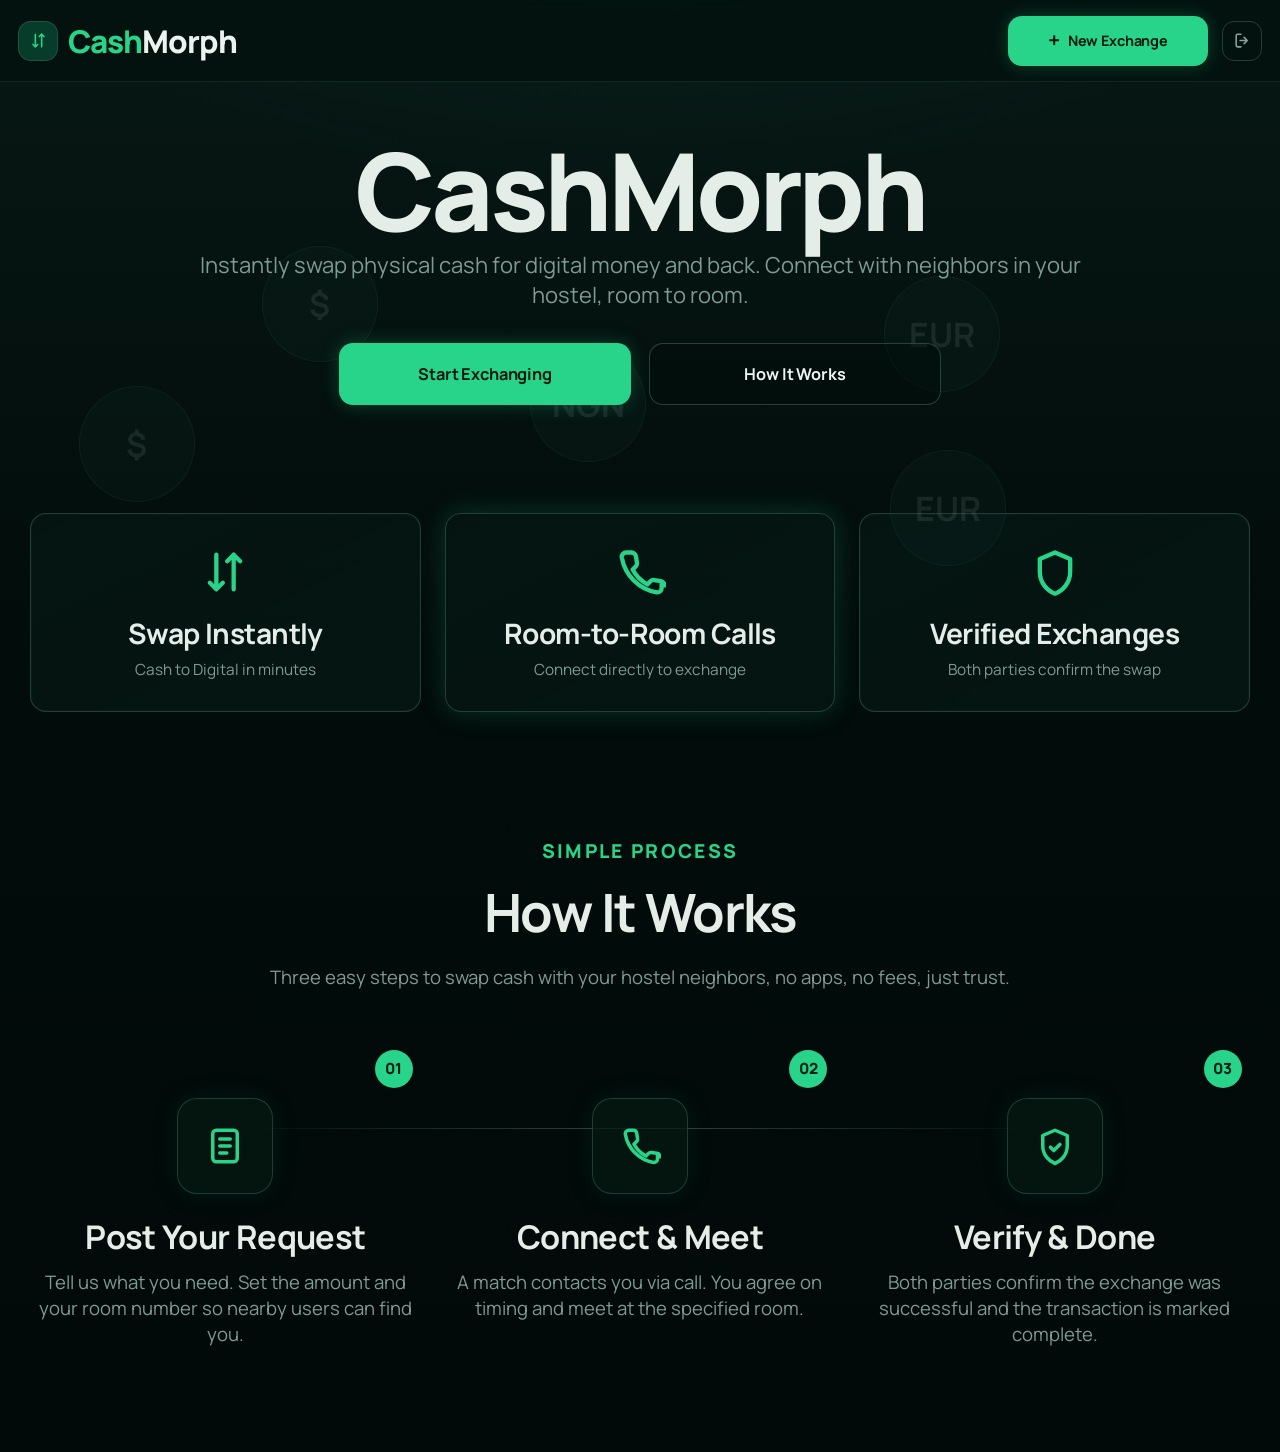
<file: index.html>
<!-- BEGINNER GUIDE: CashMorph landing page markup.
     Contains hero, onboarding sections, and entry points into the exchange flow. -->
<html lang="en">
<head>
  <meta charset="UTF-8" />
  <meta name="viewport" content="width=device-width, initial-scale=1.0" />
  <title>CashMorph</title>
  <link rel="preconnect" href="https://fonts.googleapis.com" />
  <link rel="preconnect" href="https://fonts.gstatic.com" crossorigin />
  <link href="https://fonts.googleapis.com/css2?family=Manrope:wght@400;500;600;700;800&display=swap" rel="stylesheet" />
  <link rel="stylesheet" href="style.css" />
</head>
<body class="app-shell landing-v2">
  <header class="topbar">
    <a href="index.html" class="brand" aria-label="CashMorph home">
      <span class="brand-icon">
        <svg viewBox="0 0 24 24" aria-hidden="true">
          <path d="M8 4v16m0 0-3-3m3 3 3-3M16 20V4m0 0-3 3m3-3 3 3"></path>
        </svg>
      </span>
      <span class="brand-text"><span class="cash">Cash</span>Morph</span>
    </a>
    <div class="topbar-actions">
      <a id="navAdminLink" class="admin-link hidden" href="admin.html">
        <span class="admin-icon">
          <svg viewBox="0 0 24 24" aria-hidden="true">
            <path d="M12 3l7 3v6c0 5-3.5 8.7-7 10-3.5-1.3-7-5-7-10V6l7-3z"></path>
          </svg>
        </span>
        Admin
      </a>
      <button id="navNewExchange" class="btn btn-primary">
        <span class="btn-icon">+</span>
        New Exchange
      </button>
      <button id="navProfileBtn" class="icon-action hidden" aria-label="My profile">
        <svg viewBox="0 0 24 24" aria-hidden="true">
          <path d="M19 21a7 7 0 1 0-14 0"></path>
          <circle cx="12" cy="8" r="4"></circle>
        </svg>
      </button>
      <button id="navAuthAction" class="icon-action" aria-label="Login or logout">
        <svg viewBox="0 0 24 24" aria-hidden="true">
          <path d="M14 8l4 4-4 4M18 12H9M10 4H6a2 2 0 0 0-2 2v12a2 2 0 0 0 2 2h4"></path>
        </svg>
      </button>
    </div>
  </header>

  <main class="landing-v2-main">
    <div class="hero-orbs" aria-hidden="true">
      <span class="orb orb-a">$</span>
      <span class="orb orb-b">EUR</span>
      <span class="orb orb-c">NGN</span>
      <span class="orb orb-d">$</span>
      <span class="orb orb-e">EUR</span>
    </div>

    <section class="hero hero-panel">
      <h1 class="hero-title"><span class="cash">Cash</span>Morph</h1>
      <p class="hero-copy hero-copy-v2">
        Instantly swap physical cash for digital money and back. Connect with neighbors in your hostel, room to room.
      </p>
      <div class="hero-cta">
        <button id="startExchanging" class="btn btn-primary btn-large">Start Exchanging</button>
        <button id="howItWorksBtn" class="btn btn-outline btn-large">How It Works</button>
      </div>
    </section>

    <section class="landing-feature-grid">
      <article class="landing-feature-card">
        <div class="feature-icon">
          <svg viewBox="0 0 24 24" aria-hidden="true">
            <path d="M8 4v16m0 0-3-3m3 3 3-3M16 20V4m0 0-3 3m3-3 3 3"></path>
          </svg>
        </div>
        <h3>Swap Instantly</h3>
        <p>Cash to Digital in minutes</p>
      </article>
      <article class="landing-feature-card active">
        <div class="feature-icon">
          <svg viewBox="0 0 24 24" aria-hidden="true">
            <path d="M22 16.9v2.5a2 2 0 0 1-2.2 2A19.8 19.8 0 0 1 3.6 5.2 2 2 0 0 1 5.6 3h2.5a2 2 0 0 1 2 1.7l.5 3a2 2 0 0 1-.6 1.8l-1.4 1.4a16 16 0 0 0 6.8 6.8l1.4-1.4a2 2 0 0 1 1.8-.6l3 .5a2 2 0 0 1 1.7 2z"></path>
          </svg>
        </div>
        <h3>Room-to-Room Calls</h3>
        <p>Connect directly to exchange</p>
      </article>
      <article class="landing-feature-card">
        <div class="feature-icon">
          <svg viewBox="0 0 24 24" aria-hidden="true">
            <path d="M12 3l7 3v6c0 5-3.5 8.7-7 10-3.5-1.3-7-5-7-10V6l7-3z"></path>
          </svg>
        </div>
        <h3>Verified Exchanges</h3>
        <p>Both parties confirm the swap</p>
      </article>
    </section>

    <section id="how-it-works" class="process-wrap process-v2">
      <p class="section-kicker">SIMPLE PROCESS</p>
      <h2>How It Works</h2>
      <p class="section-copy">
        Three easy steps to swap cash with your hostel neighbors, no apps, no fees, just trust.
      </p>

      <div class="steps-line process-grid">
        <article class="step-card process-item">
          <div class="step-number process-number">01</div>
          <div class="step-icon">
            <svg viewBox="0 0 24 24" aria-hidden="true">
              <rect x="5" y="3" width="14" height="18" rx="2"></rect>
              <path d="M9 8h6M9 12h6M9 16h4"></path>
            </svg>
          </div>
          <h3>Post Your Request</h3>
          <p>Tell us what you need. Set the amount and your room number so nearby users can find you.</p>
        </article>

        <article class="step-card process-item">
          <div class="step-number process-number">02</div>
          <div class="step-icon">
            <svg viewBox="0 0 24 24" aria-hidden="true">
              <path d="M22 16.9v2.5a2 2 0 0 1-2.2 2A19.8 19.8 0 0 1 3.6 5.2 2 2 0 0 1 5.6 3h2.5a2 2 0 0 1 2 1.7l.5 3a2 2 0 0 1-.6 1.8l-1.4 1.4a16 16 0 0 0 6.8 6.8l1.4-1.4a2 2 0 0 1 1.8-.6l3 .5a2 2 0 0 1 1.7 2z"></path>
            </svg>
          </div>
          <h3>Connect &amp; Meet</h3>
          <p>A match contacts you via call. You agree on timing and meet at the specified room.</p>
        </article>

        <article class="step-card process-item">
          <div class="step-number process-number">03</div>
          <div class="step-icon">
            <svg viewBox="0 0 24 24" aria-hidden="true">
              <path d="M12 3l7 3v6c0 5-3.5 8.7-7 10-3.5-1.3-7-5-7-10V6l7-3z"></path>
              <path d="M9.4 12.7 11.3 14.6 14.8 11.1"></path>
            </svg>
          </div>
          <h3>Verify &amp; Done</h3>
          <p>Both parties confirm the exchange was successful and the transaction is marked complete.</p>
        </article>
      </div>
    </section>
  </main>

  <div id="loginModalBackdrop" class="login-modal-backdrop" aria-hidden="true">
    <section id="loginModal" class="login-modal auth-card" role="dialog" aria-modal="true" aria-labelledby="loginModalTitle">
      <button id="closeLoginModal" class="login-modal-close" type="button" aria-label="Close login modal">&times;</button>

      <a href="index.html" class="brand auth-brand modal-brand" aria-label="CashMorph home">
        <span class="brand-icon">
          <svg viewBox="0 0 24 24" aria-hidden="true">
            <path d="M8 4v16m0 0-3-3m3 3 3-3M16 20V4m0 0-3 3m3-3 3 3"></path>
          </svg>
        </span>
        <span class="brand-text"><span class="cash">Cash</span>Morph</span>
      </a>

      <h1 id="loginModalTitle">Welcome back</h1>
      <p>Sign in to access the exchange board</p>

      <form id="loginForm" class="auth-form" novalidate>
        <label for="loginEmail">Email</label>
        <input id="loginEmail" name="email" type="email" placeholder="you@example.com" required />

        <div class="label-row">
          <label for="loginPassword">Password</label>
          <a href="register.html">Forgot password?</a>
        </div>
        <input id="loginPassword" name="password" type="password" placeholder="........" required minlength="6" />

        <button type="submit" class="btn btn-primary btn-full">Sign In</button>
      </form>

      <p id="loginMessage" class="form-message"></p>
      <p class="auth-switch">Don't have an account? <a href="register.html">Sign up</a></p>
    </section>
  </div>

  <script src="auth.js"></script>
  <script src="main.js"></script>
  <script src="landing-login-modal.js"></script>
</body>
</html>
</file>
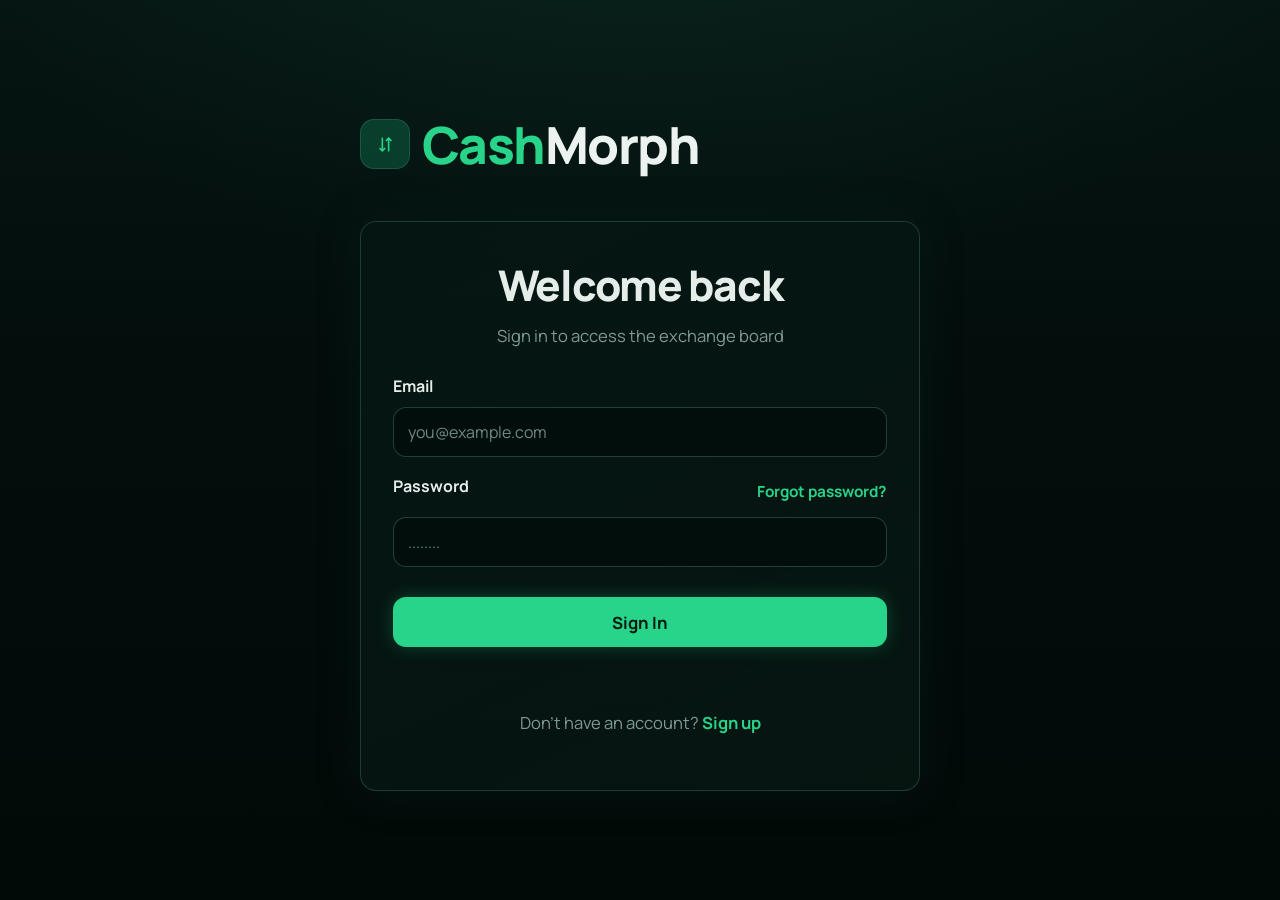
<file: login.html>
<!-- BEGINNER GUIDE: Login page markup.
     Collects user credentials and submits authentication requests. -->
<html lang="en">
<head>
  <meta charset="UTF-8" />
  <meta name="viewport" content="width=device-width, initial-scale=1.0" />
  <title>Login - CashMorph</title>
  <link rel="preconnect" href="https://fonts.googleapis.com" />
  <link rel="preconnect" href="https://fonts.gstatic.com" crossorigin />
  <link href="https://fonts.googleapis.com/css2?family=Manrope:wght@400;500;600;700;800&display=swap" rel="stylesheet" />
  <link rel="stylesheet" href="style.css" />
</head>
<body class="auth-page auth-login-v2">
  <main class="auth-wrap">
    <a href="index.html" class="brand auth-brand" aria-label="CashMorph home">
      <span class="brand-icon">
        <svg viewBox="0 0 24 24" aria-hidden="true">
          <path d="M8 4v16m0 0-3-3m3 3 3-3M16 20V4m0 0-3 3m3-3 3 3"></path>
        </svg>
      </span>
      <span class="brand-text"><span class="cash">Cash</span>Morph</span>
    </a>

    <section class="auth-card login-card-v2">
      <h1>Welcome back</h1>
      <p>Sign in to access the exchange board</p>

      <form id="loginForm" class="auth-form" novalidate>
        <label for="loginEmail">Email</label>
        <input id="loginEmail" name="email" type="email" placeholder="you@example.com" required />

        <div class="label-row">
          <label for="loginPassword">Password</label>
          <a href="register.html">Forgot password?</a>
        </div>
        <input id="loginPassword" name="password" type="password" placeholder="........" required minlength="6" />

        <button type="submit" class="btn btn-primary btn-full">Sign In</button>
      </form>

      <p id="loginMessage" class="form-message"></p>
      <p class="auth-switch">Don't have an account? <a href="register.html">Sign up</a></p>
    </section>
  </main>

  <script src="auth.js"></script>
</body>
</html>
</file>
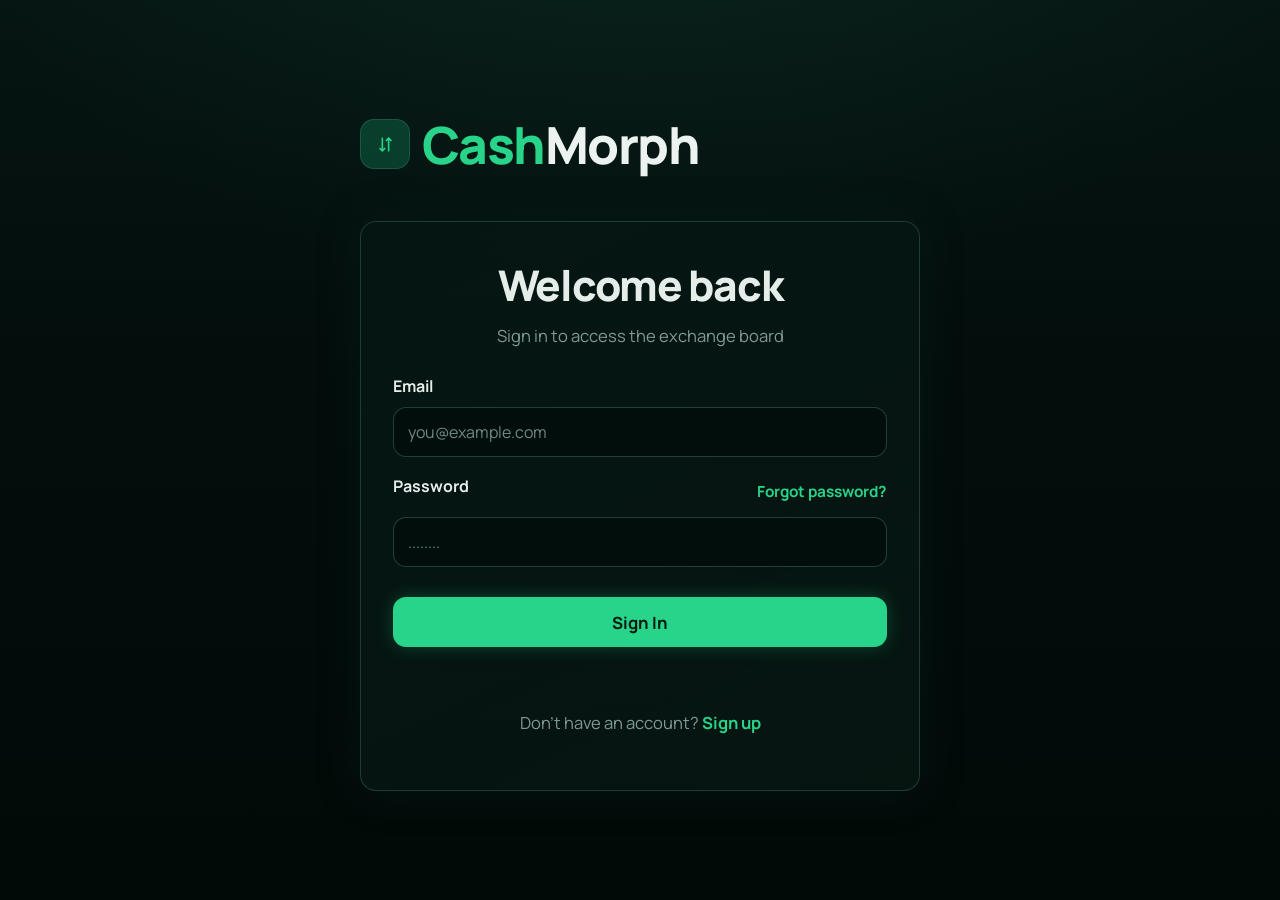
<file: profile.html>
<!-- BEGINNER GUIDE: Profile page markup.
     Displays editable profile fields for the authenticated user. -->
<html lang="en">
<head>
  <meta charset="UTF-8" />
  <meta name="viewport" content="width=device-width, initial-scale=1.0" />
  <title>My Profile - CashMorph</title>
  <link rel="preconnect" href="https://fonts.googleapis.com" />
  <link rel="preconnect" href="https://fonts.gstatic.com" crossorigin />
  <link href="https://fonts.googleapis.com/css2?family=Manrope:wght@400;500;600;700;800&display=swap" rel="stylesheet" />
  <link rel="stylesheet" href="style.css" />
</head>
<body class="dashboard-page" data-protected="true">
  <header class="admin-topbar">
    <button id="profileBackBtn" class="back-btn neutral" aria-label="Go back">←</button>
    <div class="admin-title">
      <span class="admin-title-icon">👤</span>
      <h1>My Profile</h1>
    </div>
  </header>

  <main class="profile-wrap">
    <section class="profile-card">
      <h2>Profile Details</h2>
      <p id="profileEmail">Loading...</p>

      <form id="profileForm" class="auth-form" novalidate>
        <label for="profileName">Display Name</label>
        <input id="profileName" name="name" type="text" required />

        <label for="profileRoom">Room Number</label>
        <input id="profileRoom" name="roomNumber" type="text" required />

        <label for="profileBlock">Hostel Block</label>
        <select id="profileBlock" name="block" required>
          <option value="">Select block</option>
          <option value="A">Block A</option>
          <option value="B">Block B</option>
          <option value="C">Block C</option>
          <option value="D">Block D</option>
        </select>

        <label for="profilePhone">Phone Number</label>
        <input id="profilePhone" name="phone" type="tel" required />

        <button type="submit" class="btn btn-primary btn-full">💾 Save Changes</button>
      </form>

      <p id="profileMessage" class="form-message"></p>
    </section>
  </main>

  <script src="auth.js"></script>
  <script src="profile.js"></script>
</body>
</html>
</file>
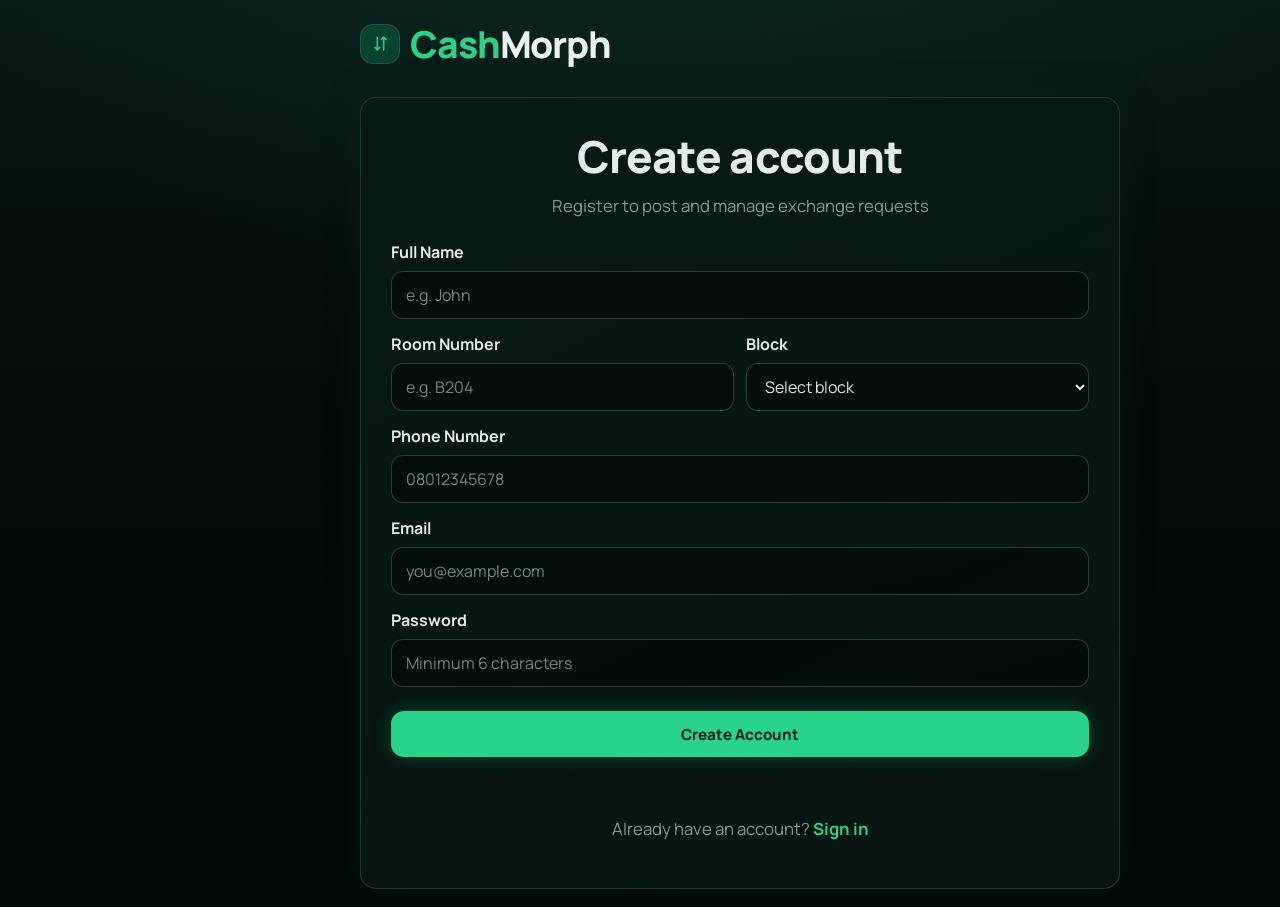
<file: register.html>
<!-- BEGINNER GUIDE: Registration page markup.
     Collects new user profile/account data for sign-up. -->
<html lang="en">
<head>
  <meta charset="UTF-8" />
  <meta name="viewport" content="width=device-width, initial-scale=1.0" />
  <title>Register - CashMorph</title>
  <link rel="preconnect" href="https://fonts.googleapis.com" />
  <link rel="preconnect" href="https://fonts.gstatic.com" crossorigin />
  <link href="https://fonts.googleapis.com/css2?family=Manrope:wght@400;500;600;700;800&display=swap" rel="stylesheet" />
  <link rel="stylesheet" href="style.css" />
</head>
<body class="auth-page">
  <main class="auth-wrap">
    <a href="index.html" class="brand auth-brand" aria-label="CashMorph home">
      <span class="brand-icon">
        <svg viewBox="0 0 24 24" aria-hidden="true">
          <path d="M8 4v16m0 0-3-3m3 3 3-3M16 20V4m0 0-3 3m3-3 3 3"></path>
        </svg>
      </span>
      <span class="brand-text"><span class="cash">Cash</span>Morph</span>
    </a>

    <section class="auth-card register-card">
      <h1>Create account</h1>
      <p>Register to post and manage exchange requests</p>

      <form id="registerForm" class="auth-form" novalidate>
        <label for="registerName">Full Name</label>
        <input id="registerName" name="name" type="text" placeholder="e.g. John" required />

        <div class="split-two">
          <div>
            <label for="registerRoom">Room Number</label>
            <input id="registerRoom" name="roomNumber" type="text" placeholder="e.g. B204" required />
          </div>
          <div>
            <label for="registerBlock">Block</label>
            <select id="registerBlock" name="block" required>
              <option value="">Select block</option>
              <option value="A">A</option>
              <option value="B">B</option>
              <option value="C">C</option>
              <option value="D">D</option>
            </select>
          </div>
        </div>

        <label for="registerPhone">Phone Number</label>
        <input id="registerPhone" name="phone" type="tel" placeholder="08012345678" required />

        <label for="registerEmail">Email</label>
        <input id="registerEmail" name="email" type="email" placeholder="you@example.com" required />

        <label for="registerPassword">Password</label>
        <input id="registerPassword" name="password" type="password" placeholder="Minimum 6 characters" required minlength="6" />

        <button type="submit" class="btn btn-primary btn-full">Create Account</button>
      </form>

      <p id="registerMessage" class="form-message"></p>

      <p class="auth-switch">Already have an account? <a href="login.html">Sign in</a></p>
    </section>
  </main>

  <script src="auth.js"></script>
</body>
</html>
</file>
<file: style.css>
/* BEGINNER GUIDE: CashMorph shared stylesheet.
   Defines visual tokens and component/page styles used across the app. */
:root {
  --bg: #020c0a;
  --bg-soft: #061714;
  --surface: #071915;
  --surface-2: #0a1f1a;
  --surface-border: rgba(45, 78, 68, 0.72);
  --text: #e5ede9;
  --muted: #7f9a92;
  --emerald: #28d489;
  --emerald-strong: #1dc779;
  --warning: #f3b92b;
  --danger: #f58a8a;
}

* {
  box-sizing: border-box;
}

html,
body {
  margin: 0;
  padding: 0;
  min-height: 100%;
  font-family: "Manrope", sans-serif;
  color: var(--text);
  background:
    radial-gradient(72rem 44rem at 50% -20%, rgba(16, 60, 49, 0.45), transparent 68%),
    linear-gradient(180deg, #071815 0%, var(--bg) 45%, #010a08 100%);
}

body {
  position: relative;
}

body::before {
  content: "";
  position: fixed;
  inset: 0;
  pointer-events: none;
  background: linear-gradient(
    90deg,
    transparent 0,
    transparent calc(100% - 1px),
    rgba(40, 95, 80, 0.06) calc(100% - 1px)
  );
  background-size: 64px 64px;
  opacity: 0.26;
  z-index: -1;
}

a {
  color: inherit;
  text-decoration: none;
}

.app-shell,
.dashboard-page {
  min-height: 100vh;
  display: flex;
  flex-direction: column;
}

.topbar {
  height: 78px;
  display: flex;
  align-items: center;
  justify-content: space-between;
  padding: 0 18px;
  border-bottom: 1px solid rgba(58, 94, 82, 0.34);
  background: rgba(4, 18, 15, 0.88);
  backdrop-filter: blur(8px);
  position: sticky;
  top: 0;
  z-index: 20;
}

.brand {
  display: inline-flex;
  align-items: center;
  gap: 10px;
}

.brand-icon {
  width: 40px;
  height: 40px;
  border-radius: 13px;
  display: grid;
  place-items: center;
  background: rgba(15, 112, 77, 0.45);
  border: 1px solid rgba(61, 130, 108, 0.38);
  color: var(--emerald);
  box-shadow: inset 0 0 0 1px rgba(7, 60, 47, 0.35);
}

.brand-icon svg,
.icon-action svg,
.feature-icon svg,
.step-icon svg,
.search-icon svg,
.filter-label svg {
  width: 19px;
  height: 19px;
  fill: none;
  stroke: currentColor;
  stroke-width: 2;
  stroke-linecap: round;
  stroke-linejoin: round;
}

.brand-text {
  font-size: clamp(1.9rem, 3vw, 2.18rem);
  letter-spacing: -0.03em;
  font-weight: 800;
  color: #ecf2ef;
}

.brand-text .cash {
  color: var(--emerald);
}

.topbar-actions {
  display: flex;
  align-items: center;
  gap: 14px;
  position: relative;
}

.btn {
  border: 1px solid transparent;
  border-radius: 13px;
  height: 46px;
  padding: 0 18px;
  font-family: inherit;
  font-size: 0.95rem;
  font-weight: 700;
  cursor: pointer;
  display: inline-flex;
  align-items: center;
  justify-content: center;
  gap: 8px;
  transition: transform 0.2s ease, box-shadow 0.2s ease, border-color 0.2s ease, background-color 0.2s ease;
}

.btn:hover {
  transform: translateY(-1px);
}

.btn-primary {
  background: var(--emerald);
  color: #03180f;
  box-shadow: 0 0 18px rgba(40, 212, 137, 0.26);
}

.btn-primary:hover {
  background: var(--emerald-strong);
  box-shadow: 0 0 24px rgba(40, 212, 137, 0.38);
}

.btn-outline {
  background: rgba(2, 12, 10, 0.44);
  border-color: rgba(65, 102, 90, 0.58);
  color: #eef4f1;
}

.btn-outline:hover {
  border-color: rgba(115, 167, 149, 0.86);
}

.btn-large {
  min-width: 260px;
}

.btn-full {
  width: 100%;
  margin-top: 10px;
}

.btn-icon {
  font-size: 1.35rem;
  line-height: 1;
  margin-top: -1px;
}

.icon-action {
  width: 42px;
  height: 42px;
  border-radius: 12px;
  border: 1px solid rgba(63, 99, 88, 0.56);
  background: transparent;
  color: #86a49a;
  cursor: pointer;
  display: grid;
  place-items: center;
  transition: all 0.2s ease;
  position: relative;
}

.icon-action:hover {
  color: #d7ece4;
  border-color: rgba(113, 161, 145, 0.76);
}

#notificationCount {
  position: absolute;
  top: -7px;
  right: -7px;
  min-width: 18px;
  height: 18px;
  border-radius: 999px;
  display: inline-flex;
  align-items: center;
  justify-content: center;
  font-size: 0.67rem;
  font-weight: 800;
  padding: 0 5px;
  background: #ef3535;
  color: #fff;
  border: 1px solid rgba(6, 25, 21, 0.92);
  line-height: 1;
}

.notification-panel {
  position: absolute;
  top: 50px;
  right: 0;
  width: min(360px, calc(100vw - 28px));
  border-radius: 14px;
  border: 1px solid rgba(53, 95, 82, 0.66);
  background: rgba(5, 23, 18, 0.98);
  box-shadow: 0 18px 38px rgba(0, 0, 0, 0.36);
  z-index: 50;
  overflow: hidden;
}

.notification-panel-head {
  height: 52px;
  border-bottom: 1px solid rgba(52, 95, 81, 0.38);
  display: flex;
  align-items: center;
  justify-content: space-between;
  padding: 0 14px;
}

.notification-panel-head p {
  margin: 0;
  font-size: 1rem;
  font-weight: 800;
}

.notif-mark-btn {
  border: 0;
  background: transparent;
  color: var(--emerald);
  font: inherit;
  font-size: 0.9rem;
  font-weight: 700;
  cursor: pointer;
}

.notification-list {
  max-height: 320px;
  overflow: auto;
}

.notification-item {
  border-bottom: 1px solid rgba(52, 95, 81, 0.28);
  padding: 12px 14px;
}

.notification-item:last-child {
  border-bottom: 0;
}

.notification-item.unread {
  background: rgba(18, 56, 45, 0.26);
}

.notification-title {
  margin: 0;
  font-size: 1rem;
  font-weight: 800;
}

.notification-message {
  margin: 4px 0 0;
  color: var(--muted);
  line-height: 1.35;
}

.notification-age {
  margin: 6px 0 0;
  color: var(--muted);
  font-size: 0.88rem;
}

.notification-empty {
  margin: 0;
  padding: 16px 14px;
  color: var(--muted);
}

.landing-wrap {
  width: min(1220px, calc(100% - 44px));
  margin: 38px auto 72px;
  position: relative;
}

.hero-orbs {
  pointer-events: none;
  position: absolute;
  inset: 20px 0 auto;
  height: 360px;
}

.orb {
  position: absolute;
  width: 108px;
  height: 108px;
  border-radius: 999px;
  display: grid;
  place-items: center;
  font-size: 3.15rem;
  font-weight: 700;
  color: rgba(144, 167, 157, 0.16);
  background: rgba(23, 54, 46, 0.16);
  border: 1px solid rgba(58, 95, 82, 0.16);
  filter: blur(0.2px);
}

.orb-a {
  left: 18%;
  top: 112px;
}

.orb-b {
  left: 70%;
  top: 136px;
}

.orb-c {
  left: 43%;
  top: 218px;
}

.orb-d {
  left: 5%;
  top: 248px;
}

.orb-e {
  right: 4%;
  top: 288px;
}

.hero {
  text-align: center;
  max-width: 900px;
  margin: 0 auto;
  position: relative;
  z-index: 1;
}

.hero-title {
  margin: 8px 0 10px;
  line-height: 0.96;
  letter-spacing: -0.04em;
  font-size: clamp(4.1rem, 9.2vw, 7rem);
  font-weight: 800;
}

.hero-copy {
  margin: 0 auto;
  max-width: 860px;
  line-height: 1.34;
  color: var(--muted);
  font-size: clamp(1.05rem, 2vw, 1.55rem);
}

.hero-cta {
  margin-top: 28px;
  display: flex;
  justify-content: center;
  gap: 16px;
  flex-wrap: wrap;
}

.feature-cards {
  margin-top: 104px;
  display: grid;
  grid-template-columns: repeat(3, minmax(0, 1fr));
  gap: 20px;
}

.feature-card {
  border-radius: 16px;
  border: 1px solid var(--surface-border);
  background: linear-gradient(152deg, rgba(5, 22, 18, 0.95), rgba(7, 29, 24, 0.74));
  padding: 30px 20px 28px;
  text-align: center;
  box-shadow: inset 0 0 0 1px rgba(8, 54, 42, 0.28);
  transition: transform 0.2s ease, box-shadow 0.2s ease;
}

.feature-card:hover {
  transform: translateY(-2px);
  box-shadow: 0 0 22px rgba(21, 117, 88, 0.28);
}

.feature-card.active {
  box-shadow: 0 0 26px rgba(25, 141, 104, 0.34);
}

.feature-icon {
  width: 52px;
  height: 52px;
  margin: 0 auto 16px;
  color: var(--emerald);
}

.feature-icon svg {
  width: 100%;
  height: 100%;
}

.feature-card h3 {
  margin: 0;
  font-size: clamp(1.2rem, 2.1vw, 2rem);
  letter-spacing: -0.02em;
}

.feature-card p {
  margin: 8px 0 0;
  color: var(--muted);
  font-size: clamp(1rem, 1.55vw, 1.45rem);
  line-height: 1.35;
}

.process-wrap {
  margin-top: 112px;
  text-align: center;
  position: relative;
}

.section-kicker {
  margin: 0;
  color: var(--emerald);
  letter-spacing: 0.12em;
  font-size: clamp(0.95rem, 1.5vw, 1.45rem);
  font-weight: 800;
}

.process-wrap h2 {
  margin: 12px 0 16px;
  font-size: clamp(2.3rem, 5.2vw, 4rem);
  letter-spacing: -0.03em;
}

.section-copy {
  margin: 0 auto;
  max-width: 760px;
  color: var(--muted);
  line-height: 1.4;
  font-size: clamp(1rem, 1.9vw, 1.95rem);
}

.steps-line {
  margin-top: 54px;
  display: grid;
  grid-template-columns: repeat(3, minmax(0, 1fr));
  gap: 22px;
  position: relative;
}

.steps-line::before {
  content: "";
  position: absolute;
  top: 78px;
  left: 15%;
  width: 70%;
  height: 1px;
  background: linear-gradient(90deg, rgba(49, 91, 79, 0), rgba(60, 106, 91, 0.66), rgba(49, 91, 79, 0));
}

.step-card {
  position: relative;
  z-index: 1;
  padding: 0 8px;
}

.step-number {
  width: 34px;
  height: 34px;
  border-radius: 999px;
  margin: 0 0 10px auto;
  background: var(--emerald);
  color: #032016;
  display: grid;
  place-items: center;
  font-size: 0.9rem;
  font-weight: 800;
}

.step-icon {
  width: 96px;
  height: 96px;
  border-radius: 20px;
  margin: 0 auto 20px;
  display: grid;
  place-items: center;
  color: var(--emerald);
  background: rgba(6, 25, 20, 0.72);
  border: 1px solid rgba(45, 84, 73, 0.62);
  box-shadow: 0 0 24px rgba(14, 101, 75, 0.17);
}

.step-icon svg {
  width: 42px;
  height: 42px;
}

.step-card h3 {
  margin: 0;
  font-size: clamp(1.45rem, 2.8vw, 2.25rem);
  letter-spacing: -0.02em;
}

.step-card p {
  margin-top: 10px;
  color: var(--muted);
  line-height: 1.42;
  font-size: clamp(0.98rem, 1.45vw, 1.42rem);
}

.site-footer {
  margin-top: auto;
  border-top: 1px solid rgba(43, 77, 68, 0.44);
  background: rgba(2, 13, 10, 0.92);
  color: var(--muted);
  text-align: center;
  font-size: 0.94rem;
  padding: 22px 10px;
}

.auth-page {
  min-height: 100vh;
  display: grid;
  place-items: center;
  padding: 18px;
}

.auth-wrap {
  width: min(560px, 100%);
}

.auth-brand {
  justify-content: center;
  margin-bottom: 28px;
}

.auth-brand .brand-text {
  font-size: clamp(2rem, 3.2vw, 2.32rem);
}

.auth-card {
  background: linear-gradient(154deg, rgba(6, 25, 21, 0.95), rgba(8, 24, 20, 0.76));
  border: 1px solid rgba(43, 80, 69, 0.62);
  border-radius: 16px;
  box-shadow: 0 0 34px rgba(8, 34, 28, 0.45);
  padding: 28px 30px 24px;
}

.register-card {
  width: min(760px, calc(100vw - 30px));
  margin: 0 auto;
}

.auth-card h1 {
  margin: 0;
  text-align: center;
  font-size: 2.75rem;
  font-weight: 800;
  letter-spacing: -0.02em;
}

.auth-card > p {
  margin: 8px 0 24px;
  text-align: center;
  font-size: 1.05rem;
  color: var(--muted);
}

.auth-form label {
  display: block;
  margin-bottom: 8px;
  font-size: 1rem;
  font-weight: 700;
}

.label-row {
  margin-bottom: 8px;
  display: flex;
  justify-content: space-between;
  align-items: center;
}

.label-row label {
  margin-bottom: 0;
}

.label-row a {
  color: var(--emerald);
  font-size: 0.95rem;
  font-weight: 700;
}

.auth-form input,
.auth-form select {
  width: 100%;
  height: 48px;
  border-radius: 12px;
  border: 1px solid rgba(50, 91, 80, 0.7);
  background: rgba(1, 10, 8, 0.72);
  color: #dce9e3;
  font-family: inherit;
  font-size: 1rem;
  padding: 0 14px;
  margin-bottom: 14px;
  outline: none;
  transition: border-color 0.2s ease, box-shadow 0.2s ease;
}

.auth-form input::placeholder {
  color: #6e8a81;
}

.auth-form input:focus,
.auth-form select:focus {
  border-color: rgba(53, 176, 133, 0.85);
  box-shadow: 0 0 0 3px rgba(39, 212, 137, 0.14);
}

.auth-switch {
  margin: 18px 0 0;
  text-align: center;
  color: var(--muted);
  font-size: 1.05rem;
}

.auth-switch a {
  color: var(--emerald);
  font-weight: 700;
}

.form-message {
  min-height: 20px;
  margin: 4px 0 0;
  text-align: center;
  font-size: 0.9rem;
  color: var(--danger);
}

.form-message.success {
  color: var(--emerald);
}

.dashboard-wrap {
  width: min(1260px, calc(100% - 32px));
  margin: 14px auto 30px;
}

.board-header h1 {
  margin: 0;
  font-size: clamp(2.05rem, 4.2vw, 3rem);
  line-height: 1;
  letter-spacing: -0.025em;
}

.board-header p {
  margin: 6px 0 0;
  color: var(--muted);
  font-size: 1.02rem;
}

.board-title-row {
  display: flex;
  align-items: center;
  gap: 14px;
}

.board-icon {
  width: 48px;
  height: 48px;
  border-radius: 14px;
}

.board-controls {
  margin-top: 18px;
  border-radius: 14px;
  border: 1px solid rgba(42, 76, 67, 0.68);
  background: linear-gradient(160deg, rgba(6, 22, 19, 0.88), rgba(6, 22, 18, 0.58));
  padding: 18px;
}

.search-input-wrap {
  height: 50px;
  border-radius: 12px;
  border: 1px solid rgba(51, 87, 77, 0.7);
  background: rgba(2, 12, 10, 0.68);
  display: flex;
  align-items: center;
  gap: 10px;
  padding: 0 12px;
  margin-bottom: 12px;
}

.search-icon {
  color: #7f9a92;
  display: grid;
  place-items: center;
}

.search-input-wrap input {
  width: 100%;
  height: 100%;
  background: transparent;
  border: 0;
  outline: none;
  color: #dce8e3;
  font-family: inherit;
  font-size: 1rem;
}

.search-input-wrap input::placeholder {
  color: #6e8a81;
}

.filter-row {
  display: flex;
  flex-wrap: wrap;
  align-items: center;
  gap: 12px;
}

.filter-label {
  color: #88a39b;
  display: inline-flex;
  align-items: center;
  gap: 8px;
  font-size: 0.97rem;
}

.filter-label svg {
  width: 15px;
  height: 15px;
}

.filter-row select {
  min-width: 172px;
  height: 42px;
  border-radius: 12px;
  border: 1px solid rgba(54, 92, 81, 0.74);
  background: rgba(2, 12, 10, 0.7);
  color: #d8e6e0;
  padding: 0 12px;
  font-family: inherit;
  font-size: 0.98rem;
}

.exchange-sections {
  margin-top: 26px;
}

.status-section {
  margin-bottom: 28px;
}

.status-section h2 {
  margin: 0 0 14px;
  color: #7f9f95;
  font-size: 1.03rem;
  letter-spacing: 0.06em;
}

.status-section .in-progress-heading {
  color: var(--warning);
}

.exchange-grid {
  display: grid;
  grid-template-columns: repeat(auto-fill, minmax(290px, 1fr));
  gap: 18px;
}

.exchange-card {
  border-radius: 15px;
  border: 1px solid rgba(42, 74, 65, 0.74);
  background: linear-gradient(160deg, rgba(5, 20, 17, 0.94), rgba(6, 20, 17, 0.75));
  box-shadow: inset 0 0 0 1px rgba(8, 52, 41, 0.3);
  padding: 18px;
  min-height: 238px;
  display: grid;
  grid-template-rows: auto auto auto 1fr auto;
  transition: transform 0.2s ease, border-color 0.2s ease, box-shadow 0.2s ease;
}

.exchange-card:hover {
  transform: translateY(-2px);
  border-color: rgba(74, 137, 117, 0.88);
  box-shadow: 0 0 20px rgba(14, 104, 77, 0.25);
}

.exchange-top {
  display: flex;
  justify-content: space-between;
  align-items: flex-start;
  gap: 10px;
}

.exchange-name {
  margin: 0;
  line-height: 1.05;
  letter-spacing: -0.02em;
  font-size: clamp(1.95rem, 3.8vw, 2.4rem);
}

.exchange-room {
  margin: 6px 0 0;
  color: var(--muted);
  font-size: 1.05rem;
}

.status-badge {
  border-radius: 999px;
  display: inline-flex;
  align-items: center;
  gap: 6px;
  font-size: 0.95rem;
  font-weight: 700;
  line-height: 1;
  padding: 6px 10px;
  border: 1px solid transparent;
  text-transform: lowercase;
}

.badge-icon {
  font-size: 0.83rem;
  line-height: 1;
}

.status-open {
  color: var(--emerald);
  background: rgba(16, 119, 85, 0.25);
  border-color: rgba(43, 139, 104, 0.58);
}

.status-in-progress {
  color: #f5c33f;
  background: rgba(103, 82, 28, 0.3);
  border-color: rgba(156, 127, 44, 0.68);
}

.status-completed {
  color: #7fddb5;
  background: rgba(27, 98, 70, 0.34);
  border-color: rgba(45, 128, 95, 0.66);
}

.exchange-meta {
  margin-top: 16px;
  display: flex;
  align-items: center;
  gap: 14px;
}

.type-pill {
  border-radius: 14px;
  background: rgba(41, 59, 55, 0.84);
  color: #dce8e3;
  font-size: 0.93rem;
  font-weight: 700;
  padding: 8px 13px;
}

.exchange-amount {
  margin: 0;
  color: var(--emerald);
  font-size: clamp(2.05rem, 4.5vw, 2.95rem);
  letter-spacing: -0.03em;
  font-weight: 800;
}

.exchange-time {
  margin-top: 16px;
  font-size: 0.95rem;
  color: var(--muted);
}

.exchange-actions {
  margin-top: 12px;
  display: flex;
  justify-content: flex-end;
  gap: 8px;
}

.mini-btn {
  height: 44px;
  border-radius: 12px;
  border: 1px solid rgba(63, 100, 89, 0.68);
  background: rgba(2, 13, 10, 0.75);
  color: #e5efeb;
  padding: 0 16px;
  display: inline-flex;
  align-items: center;
  justify-content: center;
  gap: 8px;
  font-family: inherit;
  font-size: 1rem;
  font-weight: 700;
  cursor: pointer;
  transition: border-color 0.2s ease, transform 0.2s ease, background-color 0.2s ease;
}

.mini-btn:hover {
  transform: translateY(-1px);
  border-color: rgba(105, 155, 139, 0.84);
}

.mini-icon {
  font-size: 0.95rem;
  line-height: 1;
}

/* Dashboard-only type scale: slightly smaller text for tighter spacing and clearer hierarchy. */
.dashboard-page .brand-text {
  font-size: clamp(1.86rem, 2.92vw, 2.12rem);
}

.dashboard-page .btn {
  font-size: 0.94rem;
}

.dashboard-page .board-header h1 {
  font-size: clamp(2rem, 4.08vw, 2.9rem);
}

.dashboard-page .board-header p {
  font-size: 0.99rem;
}

.dashboard-page .search-input-wrap input {
  font-size: 0.97rem;
}

.dashboard-page .filter-label {
  font-size: 0.95rem;
}

.dashboard-page .filter-row select {
  font-size: 0.96rem;
}

.dashboard-page .status-section h2 {
  font-size: 1rem;
}

.dashboard-page .exchange-name {
  font-size: clamp(1.88rem, 3.62vw, 2.3rem);
}

.dashboard-page .exchange-room {
  font-size: 1.01rem;
}

.dashboard-page .status-badge {
  font-size: 0.93rem;
}

.dashboard-page .badge-icon {
  font-size: 0.81rem;
}

.dashboard-page .type-pill {
  font-size: 0.91rem;
}

.dashboard-page .exchange-amount {
  font-size: clamp(1.98rem, 4.34vw, 2.82rem);
}

.dashboard-page .exchange-time {
  font-size: 0.93rem;
}

.dashboard-page .mini-btn {
  font-size: 0.97rem;
}

.dashboard-page .mini-icon {
  font-size: 0.93rem;
}

.verify-btn {
  background: var(--emerald);
  border-color: transparent;
  color: #022215;
}

.verify-btn:hover {
  background: var(--emerald-strong);
}

.delete-btn {
  color: #f5b1b1;
}

.empty-card {
  border: 1px dashed rgba(60, 100, 88, 0.72);
  border-radius: 15px;
  min-height: 132px;
  display: grid;
  place-items: center;
  color: #7f9b93;
  background: rgba(4, 17, 14, 0.6);
}

.modal-backdrop {
  position: fixed;
  inset: 0;
  background: rgba(2, 10, 8, 0.72);
  backdrop-filter: blur(7px);
  display: grid;
  place-items: center;
  padding: 18px;
  z-index: 200;
}

.modal-backdrop.hidden {
  display: none;
}

.modal-card {
  width: min(560px, calc(100vw - 30px));
  border-radius: 16px;
  border: 1px solid rgba(45, 82, 71, 0.7);
  background: linear-gradient(160deg, rgba(6, 24, 20, 0.97), rgba(8, 23, 20, 0.82));
  box-shadow: 0 0 42px rgba(8, 38, 31, 0.72);
  padding: 24px;
  position: relative;
}

.modal-close {
  position: absolute;
  top: 10px;
  right: 10px;
  width: 34px;
  height: 34px;
  border-radius: 10px;
  border: 0;
  color: #88a39b;
  background: transparent;
  font-size: 1.2rem;
  cursor: pointer;
}

.modal-title-row {
  display: flex;
  align-items: center;
  gap: 10px;
  margin-bottom: 12px;
}

.modal-title-row h3 {
  margin: 0;
  font-size: 2rem;
  letter-spacing: -0.02em;
}

.split-two {
  display: grid;
  grid-template-columns: 1fr 1fr;
  gap: 12px;
}

@media (max-width: 980px) {
  .feature-cards,
  .steps-line {
    grid-template-columns: 1fr;
  }

  .steps-line::before {
    display: none;
  }

  .step-number {
    margin: 0 auto 10px;
  }

  .topbar {
    flex-wrap: wrap;
    height: auto;
    min-height: 72px;
    gap: 10px;
    padding: 10px 12px;
  }
}

@media (max-width: 760px) {
  .landing-wrap,
  .dashboard-wrap {
    width: calc(100% - 20px);
  }

  .hero-orbs {
    display: none;
  }

  .btn-large {
    min-width: 100%;
  }

  .split-two {
    grid-template-columns: 1fr;
  }

  .register-card {
    width: 100%;
  }

  .filter-row select {
    min-width: 100%;
  }

  .exchange-grid {
    grid-template-columns: 1fr;
  }
}

.hidden {
  display: none !important;
}

.admin-link {
  display: inline-flex;
  align-items: center;
  gap: 8px;
  color: #f3bf31;
  font-weight: 700;
  font-size: 0.94rem;
  padding: 0 2px;
}

.admin-icon {
  font-size: 0.98rem;
}

.admin-topbar {
  height: 78px;
  padding: 0 14px;
  display: flex;
  align-items: center;
  gap: 12px;
  border-bottom: 1px solid rgba(58, 94, 82, 0.34);
  background: rgba(4, 18, 15, 0.88);
}

.back-btn {
  width: 50px;
  height: 50px;
  border: 0;
  border-radius: 12px;
  background: #f1bb2f;
  color: #111;
  font-size: 1.45rem;
  cursor: pointer;
}

.back-btn.neutral {
  background: transparent;
  color: #d9e9e2;
  width: 44px;
  height: 44px;
}

.admin-title {
  display: inline-flex;
  align-items: center;
  gap: 10px;
}

.admin-title h1 {
  margin: 0;
  font-size: clamp(1.55rem, 3.2vw, 2.25rem);
}

.admin-title-icon {
  color: var(--emerald);
  font-size: 1.4rem;
}

.admin-wrap {
  width: min(1260px, calc(100% - 30px));
  margin: 18px auto 34px;
}

.admin-stats-grid {
  display: grid;
  grid-template-columns: repeat(3, minmax(0, 1fr));
  gap: 18px;
}

.admin-stat-card {
  border-radius: 16px;
  border: 1px solid rgba(44, 77, 67, 0.7);
  background: linear-gradient(160deg, rgba(5, 20, 17, 0.95), rgba(5, 19, 16, 0.76));
  padding: 22px 28px;
  display: flex;
  align-items: center;
  gap: 18px;
}

.admin-stat-icon {
  width: 60px;
  height: 60px;
  border-radius: 16px;
  display: grid;
  place-items: center;
  font-size: 1.75rem;
}

.admin-stat-icon.users {
  background: rgba(17, 108, 73, 0.4);
  color: var(--emerald);
}

.admin-stat-icon.moderators {
  background: rgba(116, 93, 26, 0.45);
  color: #f3bf31;
}

.admin-stat-icon.admins {
  background: rgba(107, 28, 28, 0.45);
  color: #ff3f3f;
}

.admin-stat-card h2 {
  margin: 0;
  font-size: 2.35rem;
  line-height: 1;
}

.admin-stat-card p {
  margin: 8px 0 0;
  color: var(--muted);
  font-size: 0.95rem;
}

.admin-chart-card {
  grid-column: 1 / -1;
  display: block;
  padding: 20px 24px 22px;
}

.admin-chart-head {
  display: flex;
  align-items: center;
  justify-content: space-between;
  margin-bottom: 12px;
}

.admin-chart-head h3 {
  margin: 0;
  font-size: 1.12rem;
  color: #dbe9e3;
  font-weight: 800;
}

.admin-chart-layout {
  display: grid;
  grid-template-columns: minmax(250px, 0.9fr) minmax(340px, 1.1fr);
  gap: 20px;
  align-items: stretch;
}

.admin-calendar-panel {
  border-radius: 14px;
  border: 1px solid rgba(49, 84, 74, 0.62);
  background: rgba(3, 14, 11, 0.72);
  padding: 14px;
}

.admin-calendar-day {
  margin: 0;
  color: #8ca9a0;
  font-size: 0.9rem;
  text-transform: uppercase;
  letter-spacing: 0.08em;
  font-weight: 700;
}

.admin-calendar-date {
  margin: 6px 0 0;
  color: #e9f2ee;
  font-size: 1.18rem;
  letter-spacing: -0.015em;
}

.admin-calendar-time {
  margin: 6px 0 0;
  color: var(--emerald);
  font-size: 1.02rem;
  font-weight: 800;
}

.admin-calendar-month-row {
  margin-top: 12px;
  padding-top: 10px;
  border-top: 1px solid rgba(48, 84, 74, 0.55);
  color: #c8d8d2;
  font-size: 0.92rem;
  font-weight: 700;
}

.admin-calendar-weekdays {
  margin-top: 10px;
  display: grid;
  grid-template-columns: repeat(7, minmax(0, 1fr));
  gap: 6px;
}

.admin-calendar-weekdays span {
  text-align: center;
  color: #86a59c;
  font-size: 0.8rem;
  font-weight: 700;
}

.admin-calendar-grid {
  margin-top: 8px;
  display: grid;
  grid-template-columns: repeat(7, minmax(0, 1fr));
  gap: 6px;
}

.admin-calendar-cell {
  height: 30px;
  border-radius: 8px;
  display: grid;
  place-items: center;
  font-size: 0.86rem;
  color: #d4e1dc;
  background: rgba(7, 23, 20, 0.6);
  border: 1px solid rgba(44, 76, 67, 0.48);
}

.admin-calendar-cell.other-month {
  color: #708d84;
  background: rgba(6, 18, 15, 0.56);
}

.admin-calendar-cell.today {
  color: #032015;
  background: var(--emerald);
  border-color: transparent;
  font-weight: 800;
  box-shadow: 0 0 16px rgba(40, 212, 137, 0.35);
}

.admin-pie-panel {
  border-radius: 14px;
  border: 1px solid rgba(49, 84, 74, 0.62);
  background: rgba(3, 14, 11, 0.72);
  padding: 12px;
  display: flex;
  align-items: center;
  justify-content: center;
}

.admin-pie-panel .admin-chart-canvas-wrap {
  margin: 0 auto;
  height: 250px;
  max-width: 460px;
}

.admin-chart-canvas-wrap {
  width: 100%;
  height: 280px;
}

.admin-chart-canvas-wrap canvas {
  width: 100% !important;
  height: 100% !important;
}

.admin-chart-spin {
  animation: admin-chart-spin-in 1.25s cubic-bezier(0.2, 0.85, 0.25, 1) 1;
  transform-origin: center;
}

@keyframes admin-chart-spin-in {
  from {
    transform: rotate(-330deg);
    opacity: 0.25;
  }
  to {
    transform: rotate(0deg);
    opacity: 1;
  }
}

.admin-tabs {
  margin-top: 22px;
  display: inline-flex;
  background: rgba(31, 48, 44, 0.7);
  border-radius: 14px;
  padding: 5px;
  gap: 6px;
}

.admin-tab {
  border: 0;
  height: 40px;
  border-radius: 10px;
  padding: 0 16px;
  background: transparent;
  color: #89a79e;
  font-family: inherit;
  font-weight: 700;
  cursor: pointer;
}

.admin-tab.active {
  background: rgba(3, 10, 9, 0.95);
  color: #f0f7f3;
}

.admin-panel {
  margin-top: 18px;
  border-radius: 16px;
  border: 1px solid rgba(45, 79, 70, 0.68);
  background: linear-gradient(160deg, rgba(6, 24, 20, 0.95), rgba(7, 24, 20, 0.75));
  padding: 22px;
}

.admin-panel-title {
  margin: 0;
  font-size: clamp(1.55rem, 3.8vw, 3rem);
}

.status-chips {
  margin-top: 14px;
  display: flex;
  flex-wrap: wrap;
  gap: 9px;
}

.status-chip {
  border: 1px solid rgba(58, 95, 84, 0.72);
  border-radius: 12px;
  height: 44px;
  padding: 0 15px;
  font-family: inherit;
  font-size: 0.95rem;
  font-weight: 700;
  color: #d8e7e1;
  background: rgba(2, 12, 10, 0.76);
  cursor: pointer;
}

.status-chip.active {
  background: var(--emerald);
  color: #031e14;
  border-color: transparent;
}

.admin-empty {
  color: var(--muted);
  text-align: center;
  margin: 30px 0 6px;
  font-size: 1.1rem;
}

.admin-exchange-list {
  margin-top: 16px;
  display: grid;
  gap: 12px;
}

.admin-exchange-item {
  border-radius: 12px;
  border: 1px solid rgba(49, 84, 74, 0.62);
  background: rgba(3, 14, 11, 0.7);
  padding: 12px;
  display: flex;
  justify-content: space-between;
  align-items: center;
  gap: 12px;
}

.admin-exchange-meta h3 {
  margin: 0;
  font-size: 1.05rem;
}

.admin-exchange-meta h3 span {
  color: var(--muted);
  font-size: 0.88rem;
}

.admin-exchange-meta p {
  margin: 5px 0 0;
  color: #9fb7af;
  font-size: 0.9rem;
}

.admin-exchange-actions {
  display: inline-flex;
  align-items: center;
  gap: 8px;
}

.admin-exchange-actions select {
  height: 38px;
  border-radius: 10px;
  border: 1px solid rgba(56, 92, 81, 0.7);
  background: rgba(2, 12, 10, 0.86);
  color: #ddede6;
  padding: 0 10px;
}

.admin-exchange-actions input {
  height: 38px;
  width: 110px;
  border-radius: 10px;
  border: 1px solid rgba(56, 92, 81, 0.7);
  background: rgba(2, 12, 10, 0.86);
  color: #ddede6;
  padding: 0 10px;
}

.admin-exchange-actions input:disabled {
  opacity: 0.55;
}

.users-table-wrap {
  margin-top: 14px;
  overflow-x: auto;
}

.users-table {
  width: 100%;
  border-collapse: collapse;
  min-width: 860px;
}

.users-table th,
.users-table td {
  padding: 14px 10px;
  border-bottom: 1px solid rgba(49, 82, 72, 0.55);
  text-align: left;
}

.users-table th {
  color: #86a79d;
  font-weight: 700;
}

.users-table td {
  color: #dbe8e2;
}

.role-pill {
  display: inline-flex;
  align-items: center;
  justify-content: center;
  min-width: 68px;
  height: 30px;
  border-radius: 999px;
  padding: 0 10px;
  font-size: 0.92rem;
  font-weight: 700;
  border: 1px solid transparent;
}

.role-pill.admin {
  background: rgba(40, 212, 137, 0.22);
  color: #38dc95;
  border-color: rgba(63, 162, 123, 0.65);
}

.role-pill.moderator {
  background: rgba(50, 66, 62, 0.72);
  color: #becfca;
  border-color: rgba(72, 97, 90, 0.62);
}

.role-pill.user {
  background: rgba(7, 15, 13, 0.8);
  color: #c2d3cd;
  border-color: rgba(62, 89, 81, 0.62);
}

.actions-cell {
  display: inline-flex;
  align-items: center;
  gap: 8px;
}

.table-action {
  border: 0;
  background: transparent;
  color: #9cb5ad;
  font-size: 1.1rem;
  cursor: pointer;
}

.table-action.warn {
  color: #f3bf31;
}

.table-action.danger {
  color: #ff4343;
}

.profile-wrap {
  width: min(620px, calc(100% - 24px));
  margin: 42px auto;
}

.profile-card {
  border-radius: 16px;
  border: 1px solid rgba(47, 83, 72, 0.7);
  background: linear-gradient(160deg, rgba(6, 24, 20, 0.95), rgba(7, 23, 20, 0.74));
  padding: 26px 28px 20px;
}

.profile-card h2 {
  margin: 0;
  font-size: clamp(2rem, 4vw, 3rem);
}

.profile-card > p {
  margin: 4px 0 22px;
  color: var(--muted);
}

@media (max-width: 980px) {
  .admin-stats-grid {
    grid-template-columns: 1fr;
  }

  .admin-chart-layout {
    grid-template-columns: 1fr;
  }

  .admin-exchange-item {
    flex-direction: column;
    align-items: flex-start;
  }
}

/* V2 landing/login visuals aligned to latest screenshots */
.landing-v2 .topbar {
  height: 82px;
  padding: 0 18px;
  background: rgba(4, 18, 15, 0.9);
  border-bottom: 1px solid rgba(58, 94, 82, 0.3);
}

.landing-v2 .brand-text {
  font-size: clamp(1.8rem, 2.45vw, 2.12rem);
  letter-spacing: -0.03em;
}

.landing-v2 .btn {
  height: 62px;
  border-radius: 14px;
  font-size: 1.02rem;
  letter-spacing: -0.01em;
}

.landing-v2 .topbar .btn {
  height: 50px;
  min-width: 200px;
  font-size: 0.9rem;
}

.landing-v2 .topbar .icon-action {
  width: 40px;
  height: 40px;
}

.landing-v2 .admin-link {
  color: #f3bf31;
  gap: 6px;
  font-size: 0.92rem;
}

.landing-v2 .admin-icon {
  width: 16px;
  height: 16px;
  display: grid;
  place-items: center;
}

.landing-v2 .admin-icon svg {
  width: 16px;
  height: 16px;
  fill: none;
  stroke: currentColor;
  stroke-width: 2;
  stroke-linecap: round;
  stroke-linejoin: round;
}

.landing-v2-main {
  width: min(1220px, calc(100% - 36px));
  margin: 52px auto 86px;
  position: relative;
}

.landing-v2-main .hero-orbs {
  inset: 16px 0 auto;
  height: 430px;
}

.landing-v2-main .orb {
  width: 116px;
  height: 116px;
  font-size: 2.1rem;
  color: rgba(149, 171, 161, 0.14);
}

.landing-v2-main .orb-a {
  left: 19%;
  top: 96px;
}

.landing-v2-main .orb-b {
  right: 8%;
  top: 126px;
}

.landing-v2-main .orb-c {
  left: 41%;
  top: 196px;
}

.landing-v2-main .orb-d {
  left: 4%;
  top: 236px;
}

.landing-v2-main .orb-e {
  right: 20%;
  top: 300px;
}

.hero-panel {
  max-width: 930px;
}

.landing-v2 .hero-title {
  margin-top: 4px;
  font-size: clamp(4.2rem, 8.4vw, 7rem);
}

.hero-copy-v2 {
  max-width: 980px;
  font-size: clamp(1.02rem, 1.72vw, 1.55rem);
  line-height: 1.36;
}

.landing-v2 .hero-cta {
  margin-top: 32px;
  gap: 18px;
}

.landing-v2 .btn-large {
  min-width: 292px;
}

.landing-feature-grid {
  margin-top: 108px;
  display: grid;
  grid-template-columns: repeat(3, minmax(0, 1fr));
  gap: 24px;
}

.landing-feature-card {
  border-radius: 16px;
  border: 1px solid rgba(47, 80, 71, 0.72);
  background: linear-gradient(155deg, rgba(5, 21, 18, 0.94), rgba(6, 24, 20, 0.77));
  padding: 32px 20px 30px;
  text-align: center;
  box-shadow: inset 0 0 0 1px rgba(7, 46, 37, 0.32);
  transition: transform 0.2s ease, box-shadow 0.2s ease;
}

.landing-feature-card:hover {
  transform: translateY(-2px);
  box-shadow: 0 0 22px rgba(19, 127, 95, 0.26);
}

.landing-feature-card.active {
  box-shadow: 0 0 26px rgba(26, 143, 106, 0.3);
}

.landing-feature-card h3 {
  margin: 0;
  font-size: clamp(1.45rem, 2.2vw, 2.35rem);
  letter-spacing: -0.02em;
}

.landing-feature-card p {
  margin: 8px 0 0;
  color: var(--muted);
  line-height: 1.35;
  font-size: clamp(0.95rem, 1.2vw, 1.18rem);
}

.process-v2 {
  margin-top: 126px;
}

.process-v2 .section-copy {
  max-width: 860px;
}

.process-grid {
  margin-top: 60px;
  gap: 24px;
}

.process-number {
  width: 38px;
  height: 38px;
  font-size: 0.96rem;
}

.process-item h3 {
  font-size: clamp(1.58rem, 2.55vw, 2.3rem);
}

.landing-v2 .process-wrap h2 {
  font-size: clamp(2rem, 4.25vw, 3.3rem);
}

.landing-v2 .section-copy {
  font-size: clamp(0.98rem, 1.45vw, 1.3rem);
}

.process-item p {
  max-width: 420px;
  margin-left: auto;
  margin-right: auto;
}

.auth-login-v2 {
  background:
    radial-gradient(66rem 42rem at 50% -18%, rgba(16, 60, 49, 0.38), transparent 68%),
    linear-gradient(180deg, #061512 0%, #030d0b 45%, #020a08 100%);
}

.auth-login-v2 .auth-wrap {
  width: min(560px, 100%);
}

.auth-login-v2 .auth-brand {
  justify-content: center;
  gap: 12px;
  margin-bottom: 42px;
}

.auth-login-v2 .auth-brand .brand-icon {
  width: 50px;
  height: 50px;
  border-radius: 14px;
}

.auth-login-v2 .auth-brand .brand-text {
  font-size: clamp(2.6rem, 4vw, 3.35rem);
}

.login-card-v2 {
  border-radius: 16px;
  border: 1px solid rgba(44, 80, 69, 0.66);
  background: linear-gradient(155deg, rgba(5, 22, 19, 0.95), rgba(8, 24, 20, 0.78));
  box-shadow: 0 0 40px rgba(8, 34, 28, 0.45);
  padding: 34px 32px 28px;
}

.auth-login-v2 .auth-card h1 {
  margin: 0;
  font-size: clamp(2.25rem, 3.3vw, 3rem);
  letter-spacing: -0.03em;
}

.auth-login-v2 .auth-card > p {
  margin: 10px 0 28px;
  color: var(--muted);
  font-size: 1.04rem;
}

.auth-login-v2 .auth-form label {
  margin-bottom: 10px;
  font-size: 1rem;
}

.auth-login-v2 .label-row {
  margin-bottom: 10px;
}

.auth-login-v2 .label-row a {
  font-size: 0.96rem;
}

.auth-login-v2 .auth-form input {
  height: 50px;
  margin-bottom: 18px;
  border-radius: 13px;
  border: 1px solid rgba(48, 85, 75, 0.7);
  background: rgba(2, 12, 10, 0.76);
  font-size: 1rem;
}

.auth-login-v2 .btn-full {
  height: 50px;
  margin-top: 12px;
  font-size: 1.05rem;
}

.auth-login-v2 .auth-switch {
  margin-top: 16px;
  font-size: 1.05rem;
}

@media (max-width: 980px) {
  .landing-feature-grid,
  .process-grid {
    grid-template-columns: 1fr;
  }

  .process-grid::before {
    display: none;
  }

  .landing-v2 .btn-large {
    min-width: 100%;
  }

  .landing-v2 .topbar .btn {
    min-width: 174px;
  }
}

@media (max-width: 760px) {
  .landing-v2-main {
    width: calc(100% - 20px);
    margin-top: 28px;
  }

  .landing-v2-main .hero-orbs {
    display: none;
  }

  .landing-v2 .topbar {
    padding: 10px 12px;
    gap: 10px;
    height: auto;
    flex-wrap: wrap;
  }

  .landing-v2 .topbar .btn {
    min-width: 100%;
  }

  .auth-login-v2 .auth-wrap {
    width: 100%;
  }

  .login-card-v2 {
    padding: 26px 18px 20px;
  }
}

.login-modal-backdrop {
  position: fixed;
  inset: 0;
  z-index: 300;
  display: none;
  align-items: center;
  justify-content: center;
  padding: 18px;
  background: rgba(2, 10, 8, 0.72);
  backdrop-filter: blur(7px);
}

.login-modal-backdrop.is-open {
  display: flex;
}

body.modal-open {
  overflow: hidden;
}

.login-modal {
  width: min(760px, calc(100vw - 28px));
  max-height: 92vh;
  overflow-y: auto;
  position: relative;
  padding: 28px 30px 24px;
}

.login-modal-close {
  position: absolute;
  top: 10px;
  right: 10px;
  width: 34px;
  height: 34px;
  border: 0;
  border-radius: 10px;
  background: transparent;
  color: #88a39b;
  font-size: 1.4rem;
  cursor: pointer;
}

.modal-brand {
  justify-content: center;
  margin-bottom: 10px;
}

@media (max-width: 760px) {
  .login-modal {
    padding: 22px 16px 18px;
  }
}
</file>
